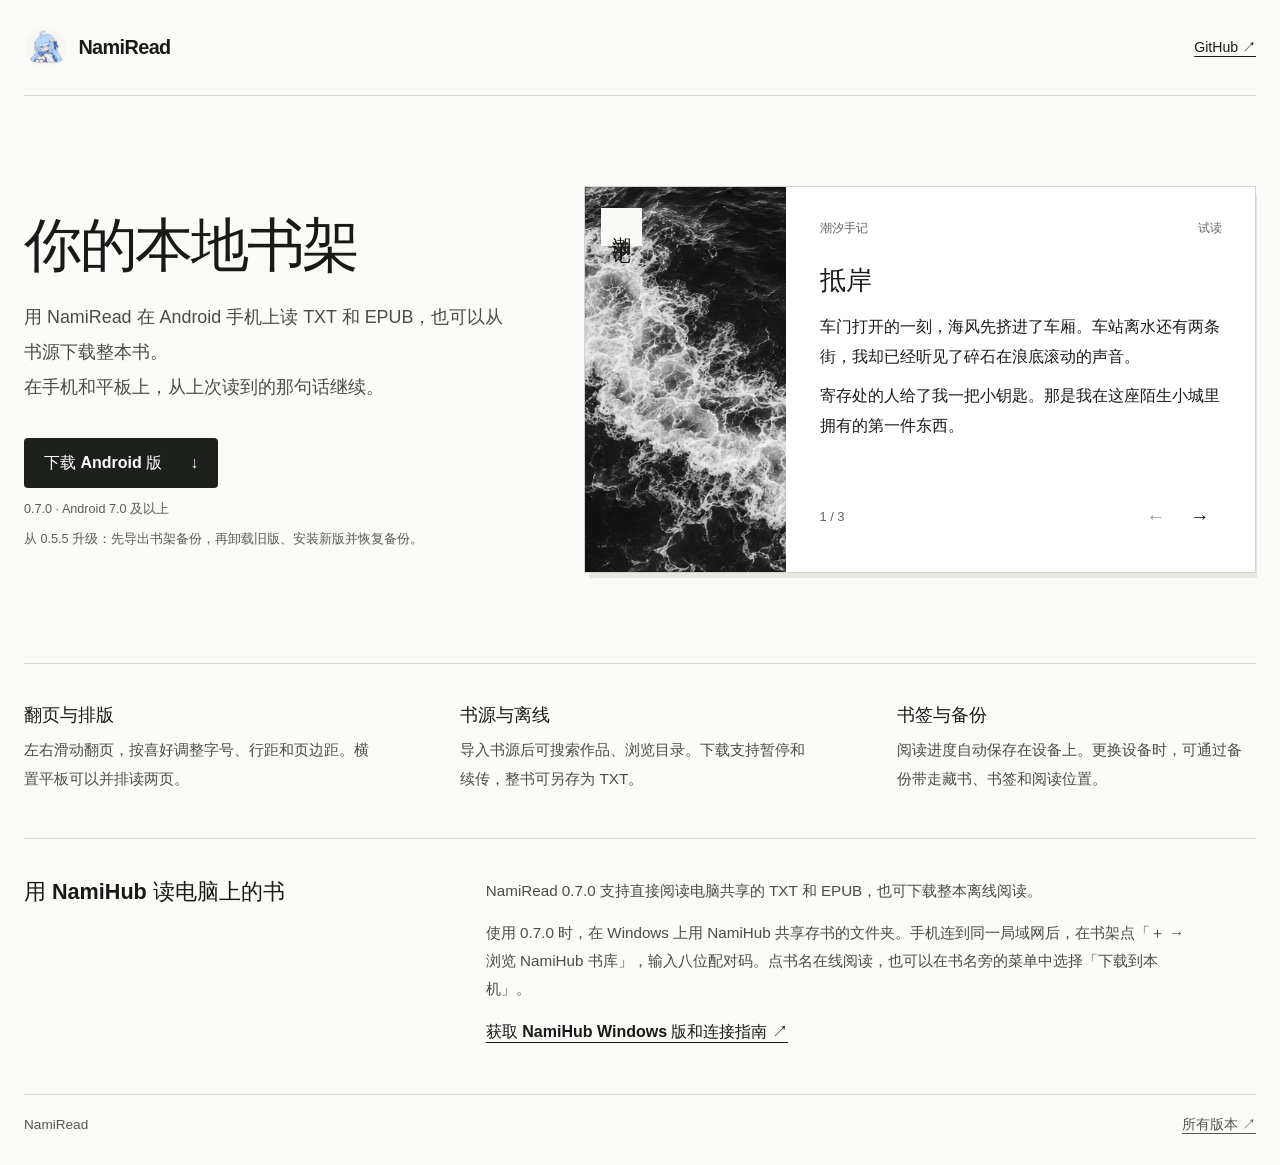
<file: docs/index.html>
<!doctype html>
<html lang="zh-CN">
<head>
  <meta charset="utf-8">
  <meta name="viewport" content="width=device-width, initial-scale=1">
  <meta name="description" content="NamiRead 是 Android 本地阅读器。导入 TXT、EPUB，下载书源作品，在手机或平板上离线阅读。">
  <meta name="theme-color" content="#fafaf8">
  <title>NamiRead · Android 本地阅读器</title>
  <link rel="icon" href="images/icon.png" type="image/png">
  <link rel="stylesheet" href="style.css">
  <script src="reader.js" defer></script>
</head>
<body>
  <header class="mast">
    <span class="brand"><img src="images/icon.png" width="44" height="44" alt="">NamiRead</span>
    <a href="https://github.com/Yo1128/NamiRead">GitHub <span aria-hidden="true">↗</span></a>
  </header>
  <main>
    <section class="intro" aria-labelledby="title">
      <div class="lead">
        <h1 id="title">你的本地书架</h1>
        <p>用 NamiRead 在 Android 手机上读 TXT 和 EPUB，也可以从书源下载整本书。<br class="wide">在手机和平板上，从上次读到的那句话继续。</p>
        <a class="download" href="https://github.com/Yo1128/NamiRead/releases/download/v0.7.0/NamiRead-0.7.0-universal.apk">下载 Android 版 <span aria-hidden="true">↓</span></a>
        <small>0.7.0 · Android 7.0 及以上</small>
        <small>从 0.5.5 升级：先导出书架备份，再卸载旧版、安装新版并恢复备份。</small>
      </div>
      <section class="book" aria-label="随附样书《潮汐手记》试读">
        <div class="jacket"><span>潮汐手记</span></div>
        <div class="leaf">
          <p class="running-head">潮汐手记 <span>试读</span></p>
          <div class="passages" aria-live="polite">
            <article><h2>抵岸</h2><p>车门打开的一刻，海风先挤进了车厢。车站离水还有两条街，我却已经听见了碎石在浪底滚动的声音。</p><p>寄存处的人给了我一把小钥匙。那是我在这座陌生小城里拥有的第一件东西。</p></article>
            <article hidden><h2>堤上的风</h2><p>老堤从街尾起步，拐过水塔，笔直地伸进灰色海面。沿途没有椅子，只有几块朝向不同的石头。</p><p>有人用白漆在石头上写了年份。雨水抹去了一半数字，剩下的几笔，恰好像一小群掠过水面的鸟。</p></article>
            <article hidden><h2>潮线</h2><p>退潮以后，海在沙上留了一条细线。它绕过礁石，在一截漂木前分开，又在更远处合拢。我沿着它走，像沿着一封还没有读完的信。</p><p>早晨的堤岸很静。远处有人把一只旧木船翻过来，敲掉船底的藤壶。</p></article>
          </div>
          <nav class="turns" aria-label="试读翻页" hidden>
            <output aria-label="页码">1 / 3</output>
            <button type="button" id="prev" aria-label="上一页" disabled>←</button>
            <button type="button" id="next" aria-label="下一页">→</button>
          </nav>
        </div>
      </section>
    </section>
    <dl class="features">
      <div><dt>翻页与排版</dt><dd>左右滑动翻页，按喜好调整字号、行距和页边距。横置平板可以并排读两页。</dd></div>
      <div><dt>书源与离线</dt><dd>导入书源后可搜索作品、浏览目录。下载支持暂停和续传，整书可另存为 TXT。</dd></div>
      <div><dt>书签与备份</dt><dd>阅读进度自动保存在设备上。更换设备时，可通过备份带走藏书、书签和阅读位置。</dd></div>
    </dl>
    <section class="hub-guide" aria-labelledby="hub-title">
      <h2 id="hub-title">用 NamiHub 读电脑上的书</h2>
      <div>
        <p>NamiRead 0.7.0 支持直接阅读电脑共享的 TXT 和 EPUB，也可下载整本离线阅读。</p>
        <p>使用 0.7.0 时，在 Windows 上用 NamiHub 共享存书的文件夹。手机连到同一局域网后，在书架点「＋ → 浏览 NamiHub 书库」，输入八位配对码。点书名在线阅读，也可以在书名旁的菜单中选择「下载到本机」。</p>
        <a href="https://yo1128.github.io/NamiHub/">获取 NamiHub Windows 版和连接指南 <span aria-hidden="true">↗</span></a>
      </div>
    </section>
  </main>
  <footer><span>NamiRead</span><a href="https://github.com/Yo1128/NamiRead/releases">所有版本 ↗</a></footer>
</body>
</html>
</file>
<file: docs/style.css>
:root {
  color-scheme: light;
  font-family: MiSans, "Instrument Sans", "PingFang SC", "Microsoft YaHei", sans-serif;
  color: #191a18;
  background: #fafaf8;
  font-synthesis: none;
}
* { box-sizing: border-box; }
body { margin: 0 auto; width: min(100% - 3rem, 80rem); }
::selection { background: #c9def0; color: #161915; }
a { color: inherit; text-underline-offset: .3em; }
:focus-visible { outline: 2px solid #315d7a; outline-offset: 4px; }
.mast, footer { display: flex; align-items: center; justify-content: space-between; }
.mast { padding: 1.6rem 0; border-bottom: 1px solid #d7d8d1; }
.mast a, footer a { font-size: .88rem; }
.brand { display: flex; align-items: center; gap: .65rem; font-size: 1.24rem; font-weight: 700; letter-spacing: -.03em; }
.brand img { border-radius: 12px; }
.intro { display: grid; grid-template-columns: .85fr 1.15fr; gap: clamp(2rem, 5vw, 5rem); align-items: center; padding: clamp(3rem, 7vw, 7rem) 0; }
h1 { font-size: clamp(2.55rem, 4.5vw, 4.5rem); line-height: 1.2; letter-spacing: -.04em; margin: 0; }
.lead p { font-size: clamp(1rem, 1.4vw, 1.18rem); color: #4a4d46; line-height: 1.95; margin: 1.25rem 0 2.1rem; }
.download { display: inline-flex; align-items: center; justify-content: space-between; gap: 1.75rem; padding: .9rem 1.25rem; border-radius: 4px; color: white; background: #1d201d; text-decoration: none; font-weight: 650; }
.download:hover { background: #393d37; }
.lead small { display: block; margin-top: .8rem; font-size: .79rem; color: #595c54; }
.book { display: grid; grid-template-columns: 30% 1fr; background: white; border: 1px solid #d3d4cd; box-shadow: 3px 7px 0 -2px #e8e8e3; }
.jacket { background: #333 url("images/tide.webp") center / cover; }
.jacket span { display: inline-block; margin: 1.3rem 0 0 1rem; padding: .85rem .45rem; background: #f9f9f6; writing-mode: vertical-rl; font-size: 1.2rem; letter-spacing: .14em; font-weight: 650; }
.leaf { display: flex; flex-direction: column; padding: clamp(1.25rem, 2.6vw, 2.5rem); }
.running-head { display: flex; justify-content: space-between; margin: 0; color: #62645e; font-size: .78rem; }
.passages { min-height: 15.5rem; }
.passages h2 { margin: 1.65rem 0 .85rem; font-size: 1.6rem; }
.passages p { margin: .6rem 0; line-height: 1.9; font-size: .98rem; }
.turns { display: flex; align-items: center; margin-top: auto; padding-top: .6rem; }
.turns output { color: #62645e; font-size: .8rem; margin-right: auto; font-variant-numeric: tabular-nums; }
.turns button { color: inherit; border: 0; background: none; cursor: pointer; font-size: 1.2rem; width: 44px; height: 44px; }
.turns button:hover:enabled { background: #eeefeb; }
.turns button:disabled { color: #979a91; cursor: default; }
[hidden] { display: none !important; }
.features { display: grid; grid-template-columns: repeat(3, 1fr); gap: clamp(2rem, 6vw, 6rem); padding: 2.4rem 0 2.8rem; margin: 0; border-top: 1px solid #d7d8d1; }
dt { font-size: 1.14rem; font-weight: 650; }
dd { margin: .6rem 0 0; font-size: .95rem; line-height: 1.85; color: #4a4d46; }
footer { border-top: 1px solid #d7d8d1; padding: 1.3rem 0 1.9rem; font-size: .85rem; color: #54574f; }
.hub-guide { display: grid; grid-template-columns: 1fr 2fr; gap: clamp(2rem, 6vw, 6rem); padding: 2.4rem 0 2.8rem; border-top: 1px solid #d7d8d1; }
.hub-guide h2 { margin: 0; font-size: 1.35rem; }
.hub-guide p { margin: 0 0 .85rem; max-width: 46em; font-size: .95rem; line-height: 1.85; color: #4a4d46; }
.hub-guide a { display: inline-block; padding-block: .35rem; font-weight: 650; }
@media (max-width: 820px) {
  body { width: min(100% - 2.5rem, 41rem); }
  .intro { grid-template-columns: 1fr; gap: 2rem; }
  .passages { min-height: 13.5rem; }
  .features { gap: 1.2rem; }
}
@media (max-width: 540px) {
  .mast { padding: .85rem 0; }
  .intro { padding: 2.5rem 0; }
  .wide { display: none; }
  .lead p { margin-bottom: 1.3rem; }
  .book { grid-template-columns: 18% 1fr; }
  .jacket span { margin: .8rem 0 0 .4rem; font-size: .93rem; }
  .passages { min-height: 16rem; }
  .features { grid-template-columns: 1fr; gap: 1.5rem; padding: 1.6rem 0; }
  .hub-guide { grid-template-columns: 1fr; gap: .8rem; padding: 1.6rem 0; }
}
</file>
